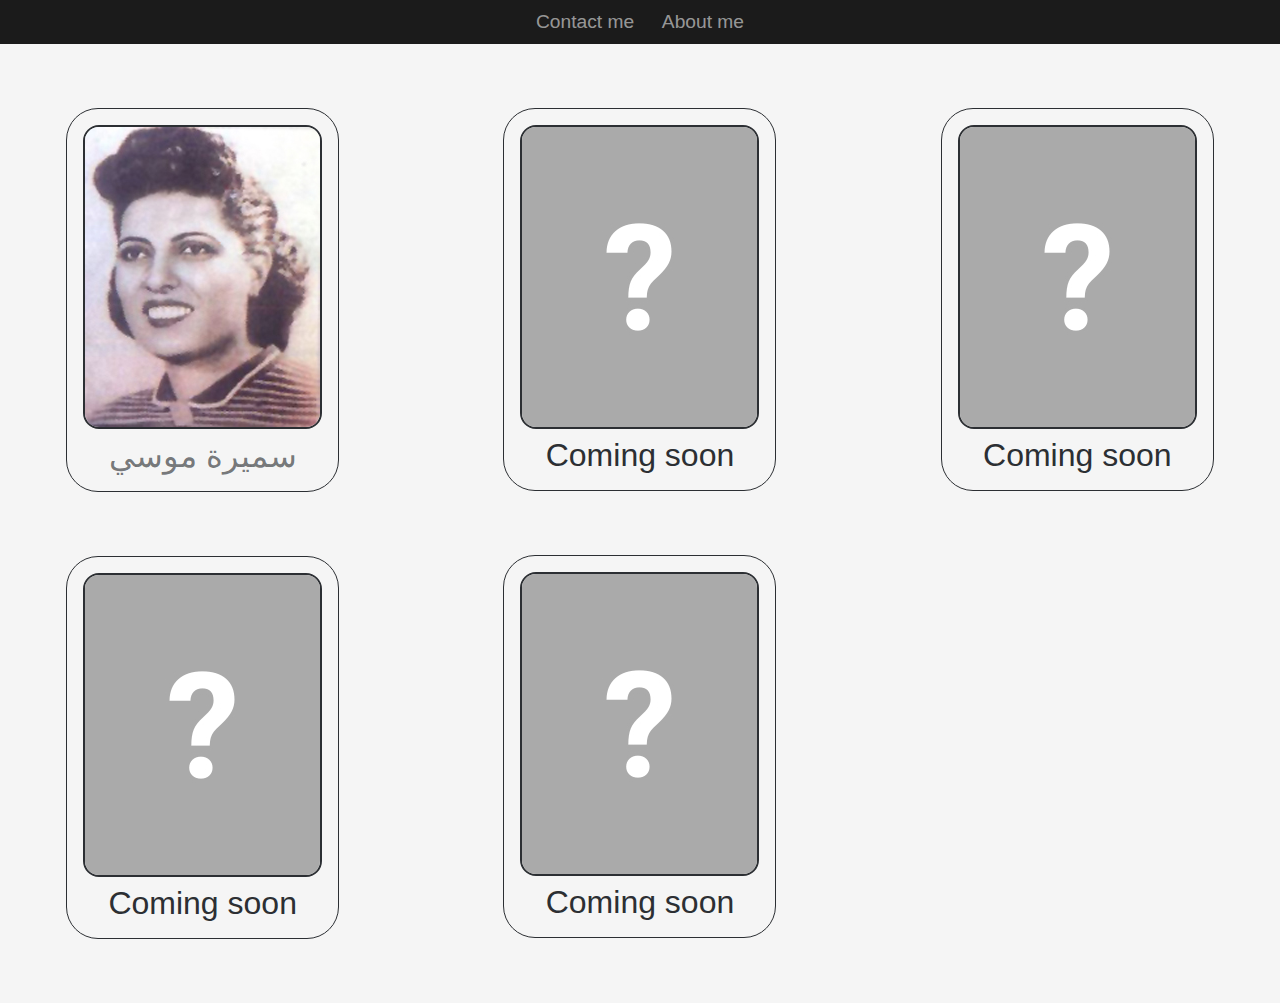
<file: index.html>
<!DOCTYPE html>
<html lang="en">
  <head>
    <link
      rel="apple-touch-icon"
      sizes="180x180"
      href="Images/favicon/apple-touch-icon.png"
    />
    <link
      rel="icon"
      type="image/png"
      sizes="32x32"
      href="Images/favicon/favicon-32x32.png"
    />
    <link
      rel="icon"
      type="image/png"
      sizes="16x16"
      href="Images/favicon/favicon-16x16.png"
    />
    <link rel="manifest" href="Images/favicon/site.webmanifest" />
    <link
      rel="mask-icon"
      href="Images/favicon/safari-pinned-tab.svg"
      color="#5bbad5"
    />
    <meta name="msapplication-TileColor" content="#da532c" />
    <meta name="theme-color" content="#ffffff" />
    <meta charset="UTF-8" />
    <meta http-equiv="X-UA-Compatible" content="IE=edge" />
    <meta name="viewport" content="width=device-width, initial-scale=1.0" />
    <title>Home</title>
    <link rel="stylesheet" href="CSS/index.css" />
  </head>
  <body>
    <nav>
      <ul class="nav">
        <li class="nav-item"><a href="contectMe.html">Contact me</a></li>
        <li class="nav-item"><a href="aboutMe.html">About me</a></li>
      </ul>
    </nav>
    <main>
      <a href="SameeraMoussa.html">
        <img src="Images/SameeraMoussa.jpg" alt="" />
        <p>سميرة موسي</p>
      </a>

      <section>
        <img src="Images/empty.jpg" alt="" />
        <p>Coming soon</p>
      </section>

      <section>
        <img src="Images/empty.jpg" alt="" />
        <p>Coming soon</p>
      </section>

      <section>
        <img src="Images/empty.jpg" alt="" />
        <p>Coming soon</p>
      </section>

      <section>
        <img src="Images/empty.jpg" alt="" />
        <p>Coming soon</p>
      </section>
    </main>
  </body>
</html>
</file>
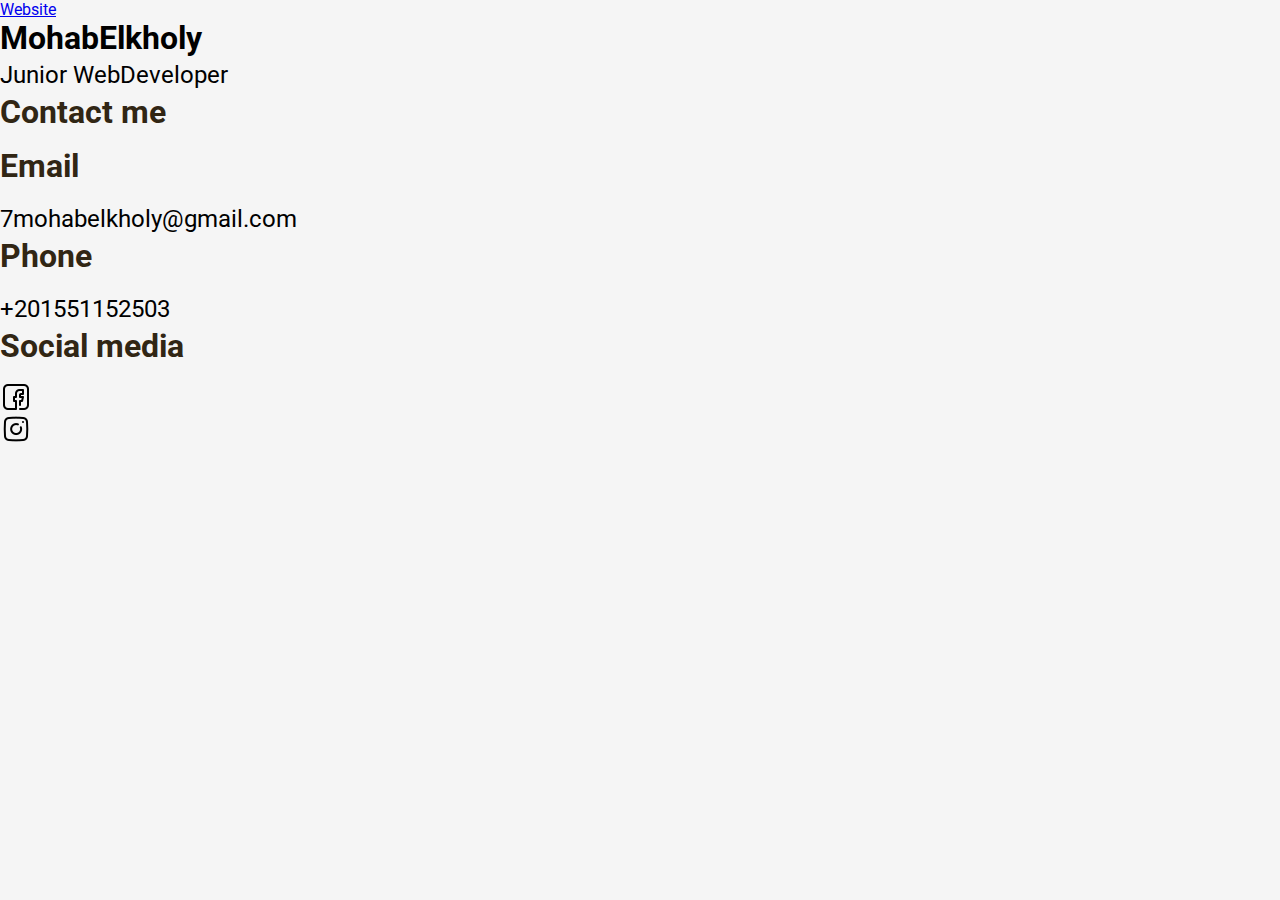
<file: about.html>
<!DOCTYPE html>
<html lang="ar">
  <head>
    <meta charset="UTF-8" />
    <meta http-equiv="X-UA-Compatible" content="IE=edge" />
    <meta name="viewport" content="width=device-width, initial-scale=1.0" />
    <title>About me</title>
    <link rel="stylesheet" href="CSS/about.css" />
  </head>
  <body>
    <nav>
      <ul>
        <li><a href="index.html">Website</a></li>
      </ul>
    </nav>
    <main>
      <section class="head">
        <h1>MohabElkholy</h1>
        <p>Junior WebDeveloper</p>
      </section>
      <section class="contact-me">
        <h2 class="title">Contact me</h2>
        <div class="email">
          <h2>Email</h2>
          <p>7mohabelkholy@gmail.com</p>
        </div>
        <div class="phone">
          <h2>Phone</h2>
          <p>+201551152503</p>
        </div>
        <div class="social-media">
          <h2>Social media</h2>
          <a href="https://www.facebook.com/gold.mohab.3" target="_blank"
            ><img src="Images/facebook.png" alt="facebook"
          /></a>
          <a href="https://www.instagram.com/mohab__elkholy/" target="_blank">
            <img src="Images/instgram.png" alt="instagram"
          /></a>
        </div>
      </section>
    </main>
  </body>
</html>
</file>
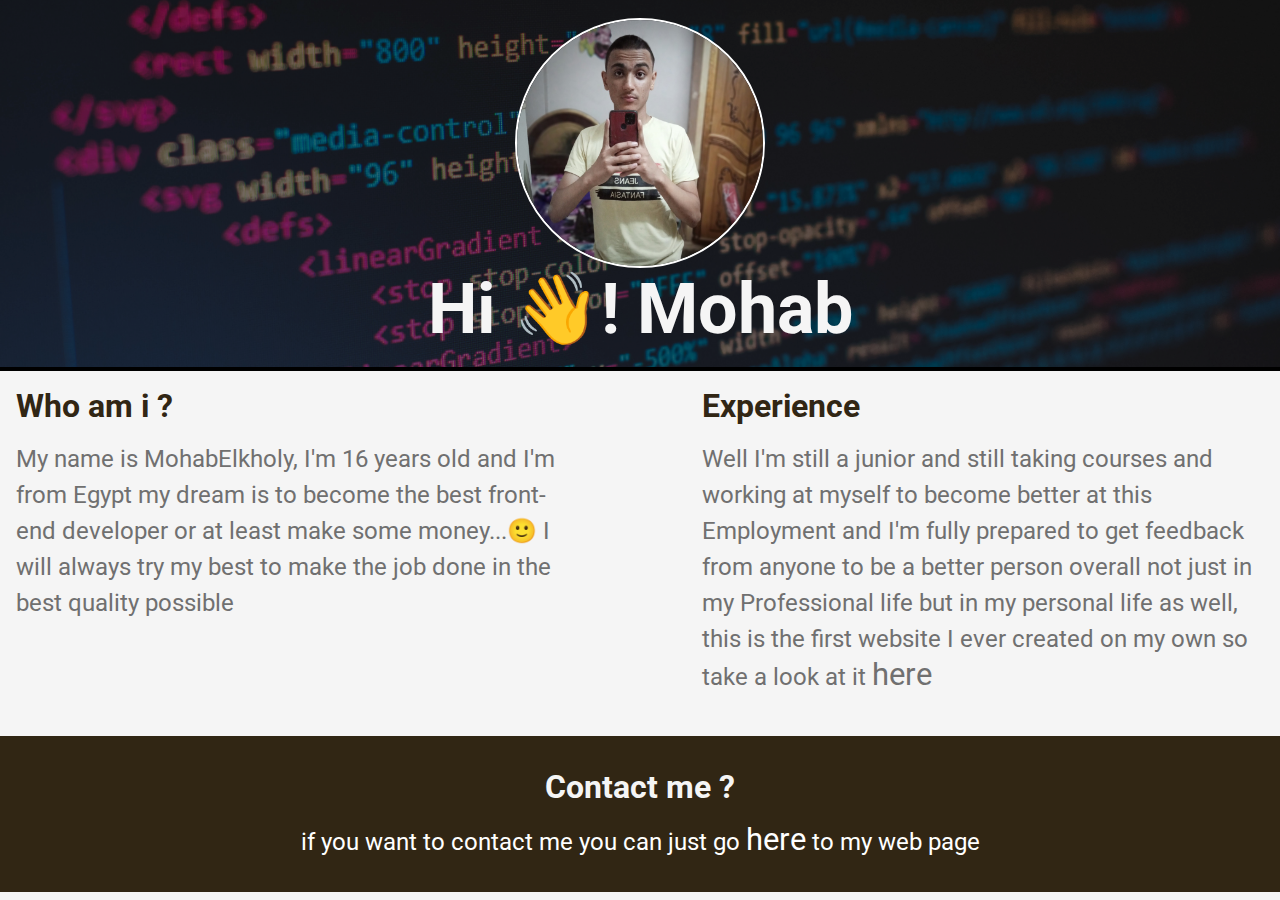
<file: aboutMe.html>
<!DOCTYPE html>
<html lang="en">
  <head>
    <link
      rel="apple-touch-icon"
      sizes="180x180"
      href="Images/favicon/apple-touch-icon.png"
    />
    <link
      rel="icon"
      type="image/png"
      sizes="32x32"
      href="Images/favicon/favicon-32x32.png"
    />
    <link
      rel="icon"
      type="image/png"
      sizes="16x16"
      href="Images/favicon/favicon-16x16.png"
    />
    <link rel="manifest" href="Images/favicon/site.webmanifest" />
    <link
      rel="mask-icon"
      href="Images/favicon/safari-pinned-tab.svg"
      color="#5bbad5"
    />
    <meta name="msapplication-TileColor" content="#da532c" />
    <meta name="theme-color" content="#ffffff" />
    <meta charset="UTF-8" />
    <meta http-equiv="X-UA-Compatible" content="IE=edge" />
    <meta name="viewport" content="width=device-width, initial-scale=1.0" />
    <title>About me</title>
    <link rel="stylesheet" href="CSS/about.css" />
  </head>
  <body>
    <main>
      <header>
        <section class="overlay">
          <figure>
            <img
              class="profile-pic"
              src="Images/MohabElkholy.jpg"
              alt="an iamge of me"
              width="800"
              height="800"
            />
          </figure>
          <figcaption>MohabElkholy</figcaption>
          <h1>Hi &#128075;! Mohab</h1>
        </section>
      </header>
      <section class="main-content">
        <section class="who-am-i col">
          <h2>Who am i ?</h2>
          <p>
            My name is MohabElkholy, I'm 16 years old and I'm from Egypt my
            dream is to become the best front-end developer or at least make
            some money...🙂 I will always try my best to make the job done in
            the best quality possible
          </p>
        </section>
        <section class="exp col">
          <h2>Experience</h2>
          <p>
            Well I'm still a junior and still taking courses and working at
            myself to become better at this Employment and I'm fully prepared to
            get feedback from anyone to be a better person overall not just in
            my Professional life but in my personal life as well, this is the
            first website I ever created on my own so take a look at it
            <a href="index.html">here</a>
          </p>
        </section>
      </section>
      <section class="conatct-section">
        <footer>
          <h2>Contact me ?</h2>
          <p>
            if you want to contact me you can just go
            <a href="contectMe.html">here</a> to my web page
          </p>
        </footer>
      </section>
    </main>
  </body>
</html>
</file>
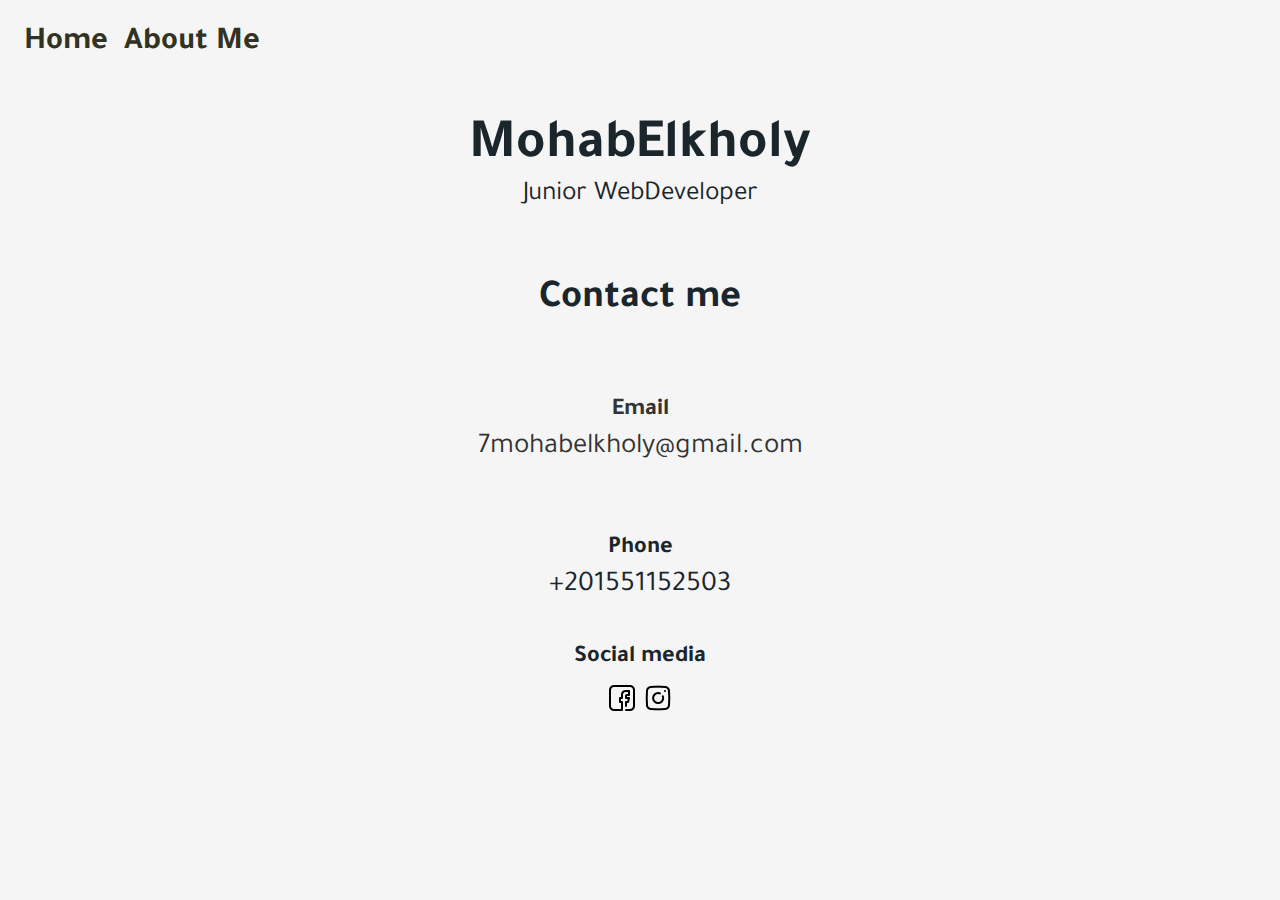
<file: contectMe.html>
<!DOCTYPE html>
<html lang="ar">
  <head>
    <link
      rel="apple-touch-icon"
      sizes="180x180"
      href="Images/favicon/apple-touch-icon.png"
    />
    <link
      rel="icon"
      type="image/png"
      sizes="32x32"
      href="Images/favicon/favicon-32x32.png"
    />
    <link
      rel="icon"
      type="image/png"
      sizes="16x16"
      href="Images/favicon/favicon-16x16.png"
    />
    <link rel="manifest" href="Images/favicon/site.webmanifest" />
    <link
      rel="mask-icon"
      href="Images/favicon/safari-pinned-tab.svg"
      color="#5bbad5"
    />
    <meta name="msapplication-TileColor" content="#da532c" />
    <meta name="theme-color" content="#ffffff" />
    <meta charset="UTF-8" />
    <meta http-equiv="X-UA-Compatible" content="IE=edge" />
    <meta name="viewport" content="width=device-width, initial-scale=1.0" />
    <title>About me</title>
    <link rel="stylesheet" href="CSS/contact.css" />
  </head>
  <body>
    <nav>
      <ul>
        <li><a href="index.html">Home</a></li>
        <li><a href="aboutMe.html">About Me</a></li>
      </ul>
    </nav>
    <main>
      <section class="head">
        <h1>MohabElkholy</h1>
        <p>Junior WebDeveloper</p>
      </section>
      <section class="contact-me">
        <h2 class="title">Contact me</h2>
        <div class="email">
          <a href="mailto:7mohabelkholy@gmail.com">
            <h2>Email</h2>
            <p>7mohabelkholy@gmail.com</p>
          </a>
        </div>
        <div class="phone">
          <h2>Phone</h2>
          <p>+201551152503</p>
        </div>
        <div class="social-media">
          <h2>Social media</h2>
          <a href="invaild.html" target="_blank"
            ><img src="Images/facebook.png" alt="facebook"
          /></a>
          <a href="invaild.html" target="_blank">
            <img src="Images/instgram.png" alt="instagram"
          /></a>
        </div>
      </section>
    </main>
  </body>
</html>
</file>
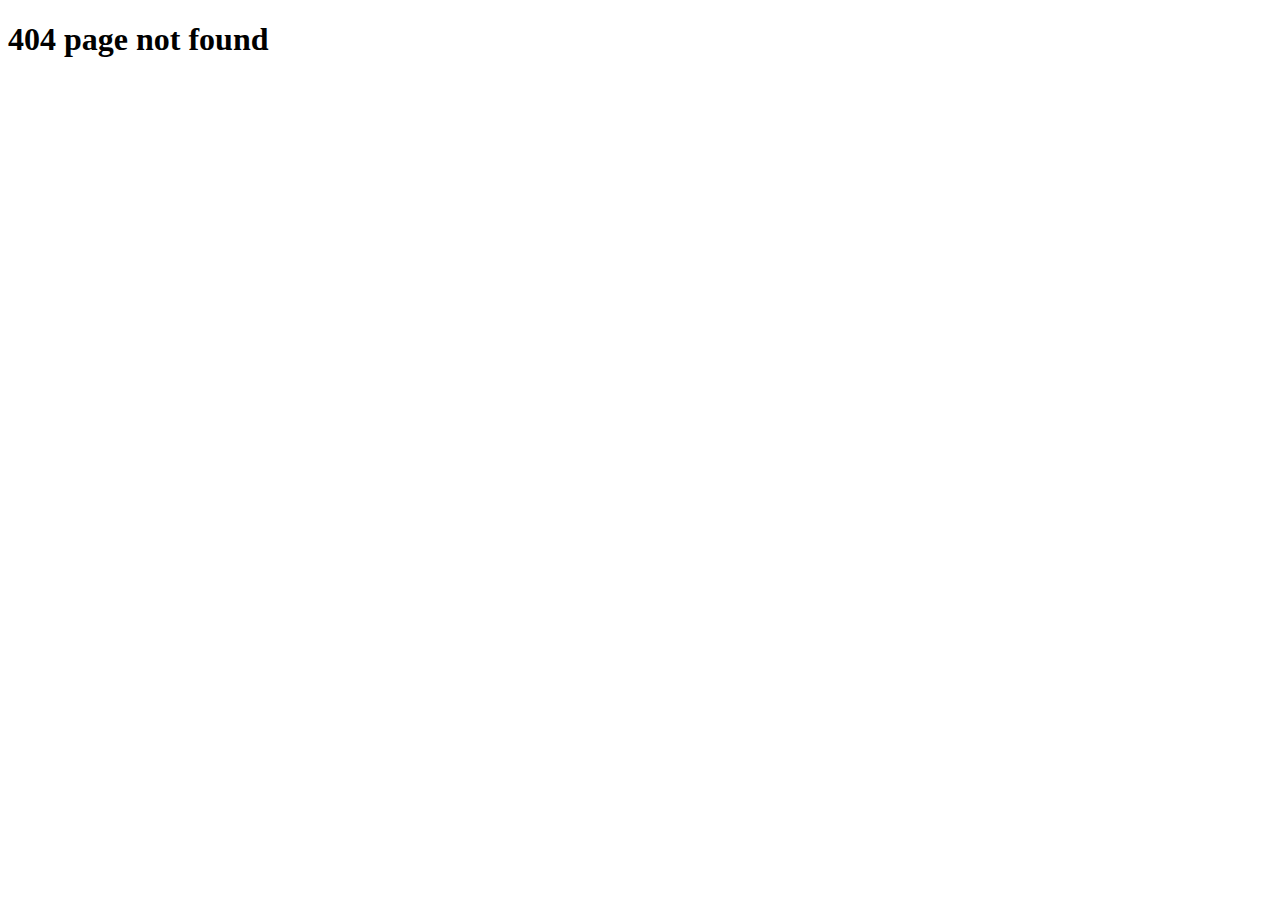
<file: invaild.html>
<!DOCTYPE html>
<html lang="en">
  <head>
    <link
      rel="apple-touch-icon"
      sizes="180x180"
      href="Images/favicon/apple-touch-icon.png"
    />
    <link
      rel="icon"
      type="image/png"
      sizes="32x32"
      href="Images/favicon/favicon-32x32.png"
    />
    <link
      rel="icon"
      type="image/png"
      sizes="16x16"
      href="Images/favicon/favicon-16x16.png"
    />
    <link rel="manifest" href="Images/favicon/site.webmanifest" />
    <link
      rel="mask-icon"
      href="Images/favicon/safari-pinned-tab.svg"
      color="#5bbad5"
    />
    <meta name="msapplication-TileColor" content="#da532c" />
    <meta name="theme-color" content="#ffffff" />
    <meta charset="UTF-8" />
    <meta http-equiv="X-UA-Compatible" content="IE=edge" />
    <meta name="viewport" content="width=device-width, initial-scale=1.0" />
    <title>Invaild</title>
  </head>
  <body>
    <h1>404 page not found</h1>
  </body>
</html>
</file>
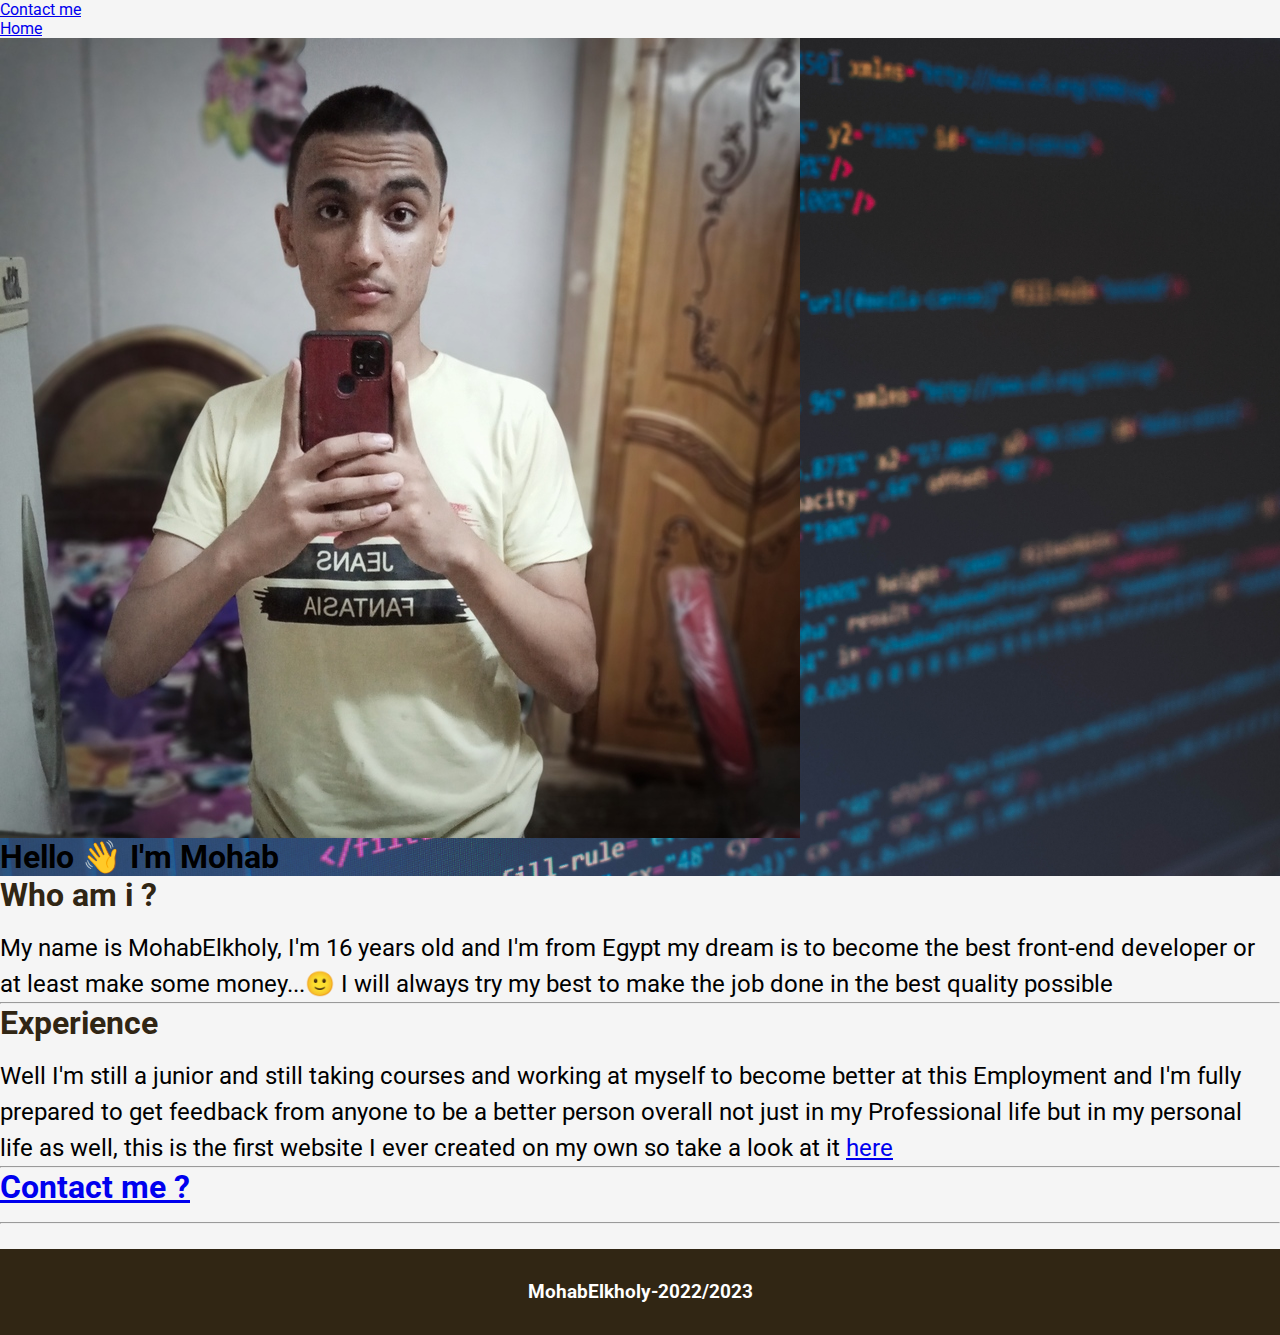
<file: OLDaboutMe.html>
<!DOCTYPE html>
<html lang="en">
  <head>
    <link
      rel="apple-touch-icon"
      sizes="180x180"
      href="Images/favicon/apple-touch-icon.png"
    />
    <link
      rel="icon"
      type="image/png"
      sizes="32x32"
      href="Images/favicon/favicon-32x32.png"
    />
    <link
      rel="icon"
      type="image/png"
      sizes="16x16"
      href="Images/favicon/favicon-16x16.png"
    />
    <link rel="manifest" href="Images/favicon/site.webmanifest" />
    <link
      rel="mask-icon"
      href="Images/favicon/safari-pinned-tab.svg"
      color="#5bbad5"
    />
    <meta name="msapplication-TileColor" content="#da532c" />
    <meta name="theme-color" content="#ffffff" />
    <meta charset="UTF-8" />
    <meta http-equiv="X-UA-Compatible" content="IE=edge" />
    <meta name="viewport" content="width=device-width, initial-scale=1.0" />
    <title>About me</title>
    <link rel="stylesheet" href="CSS/about.css" />
  </head>
  <body>
    <nav>
      <ul class="nav">
        <li class="nav-item"><a href="contectMe.html">Contact me</a></li>
        <li class="nav-item"><a href="index.html">Home</a></li>
      </ul>
    </nav>
    <main>
      <header>
        <section class="hero">
          <section class="profile-contaner">
            <figure class="proifle-picture-fighre">
              <img
                src="Images/MohabElkholy.jpg"
                alt="a picture of me"
                width="800"
                height="800"
              />
            </figure>
            <figcaption class="offset">MohabElkholy</figcaption>
          </section>
          <h1>
            Hello &#128075;
            <span class="nowrap"> I'm Mohab</span>
          </h1>
        </section>
      </header>
      <article>
        <section class="text">
          <h2>Who am i ?</h2>
          <p>
            My name is MohabElkholy, I'm 16 years old and I'm from Egypt my
            dream is to become the best front-end developer or at least make
            some money...🙂 I will always try my best to make the job done in
            the best quality possible
          </p>
        </section>
        <hr />
        <section class="text">
          <h2>Experience</h2>
          <p>
            Well I'm still a junior and still taking courses and working at
            myself to become better at this Employment and I'm fully prepared to
            get feedback from anyone to be a better person overall not just in
            my Professional life but in my personal life as well, this is the
            first website I ever created on my own so take a look at it
            <a href="index.html">here</a>
          </p>
        </section>
        <hr />
        <section class="contact-me">
          <h2><a href="contectMe.html">Contact me ?</a></h2>
        </section>
        <hr />
      </article>
      <footer>
        <h3>MohabElkholy-2022/2023</h3>
      </footer>
    </main>
  </body>
</html>
</file>
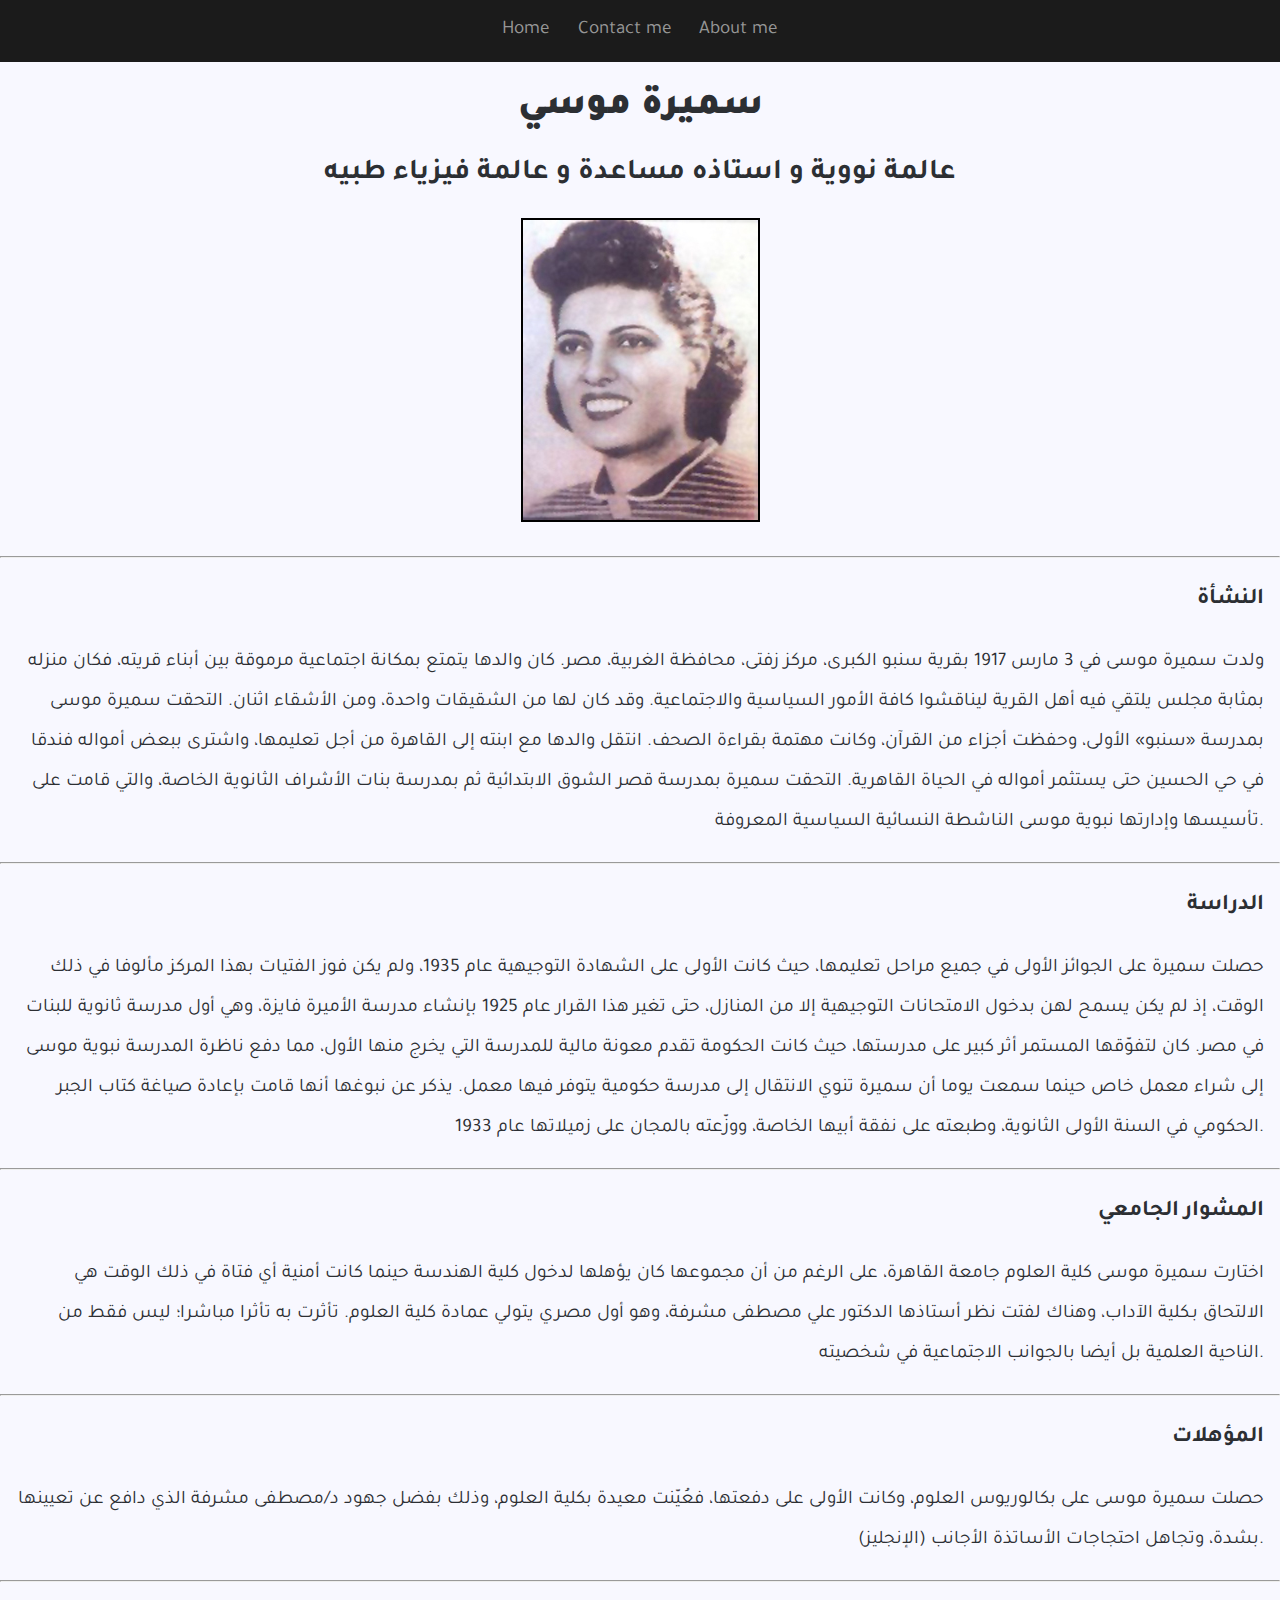
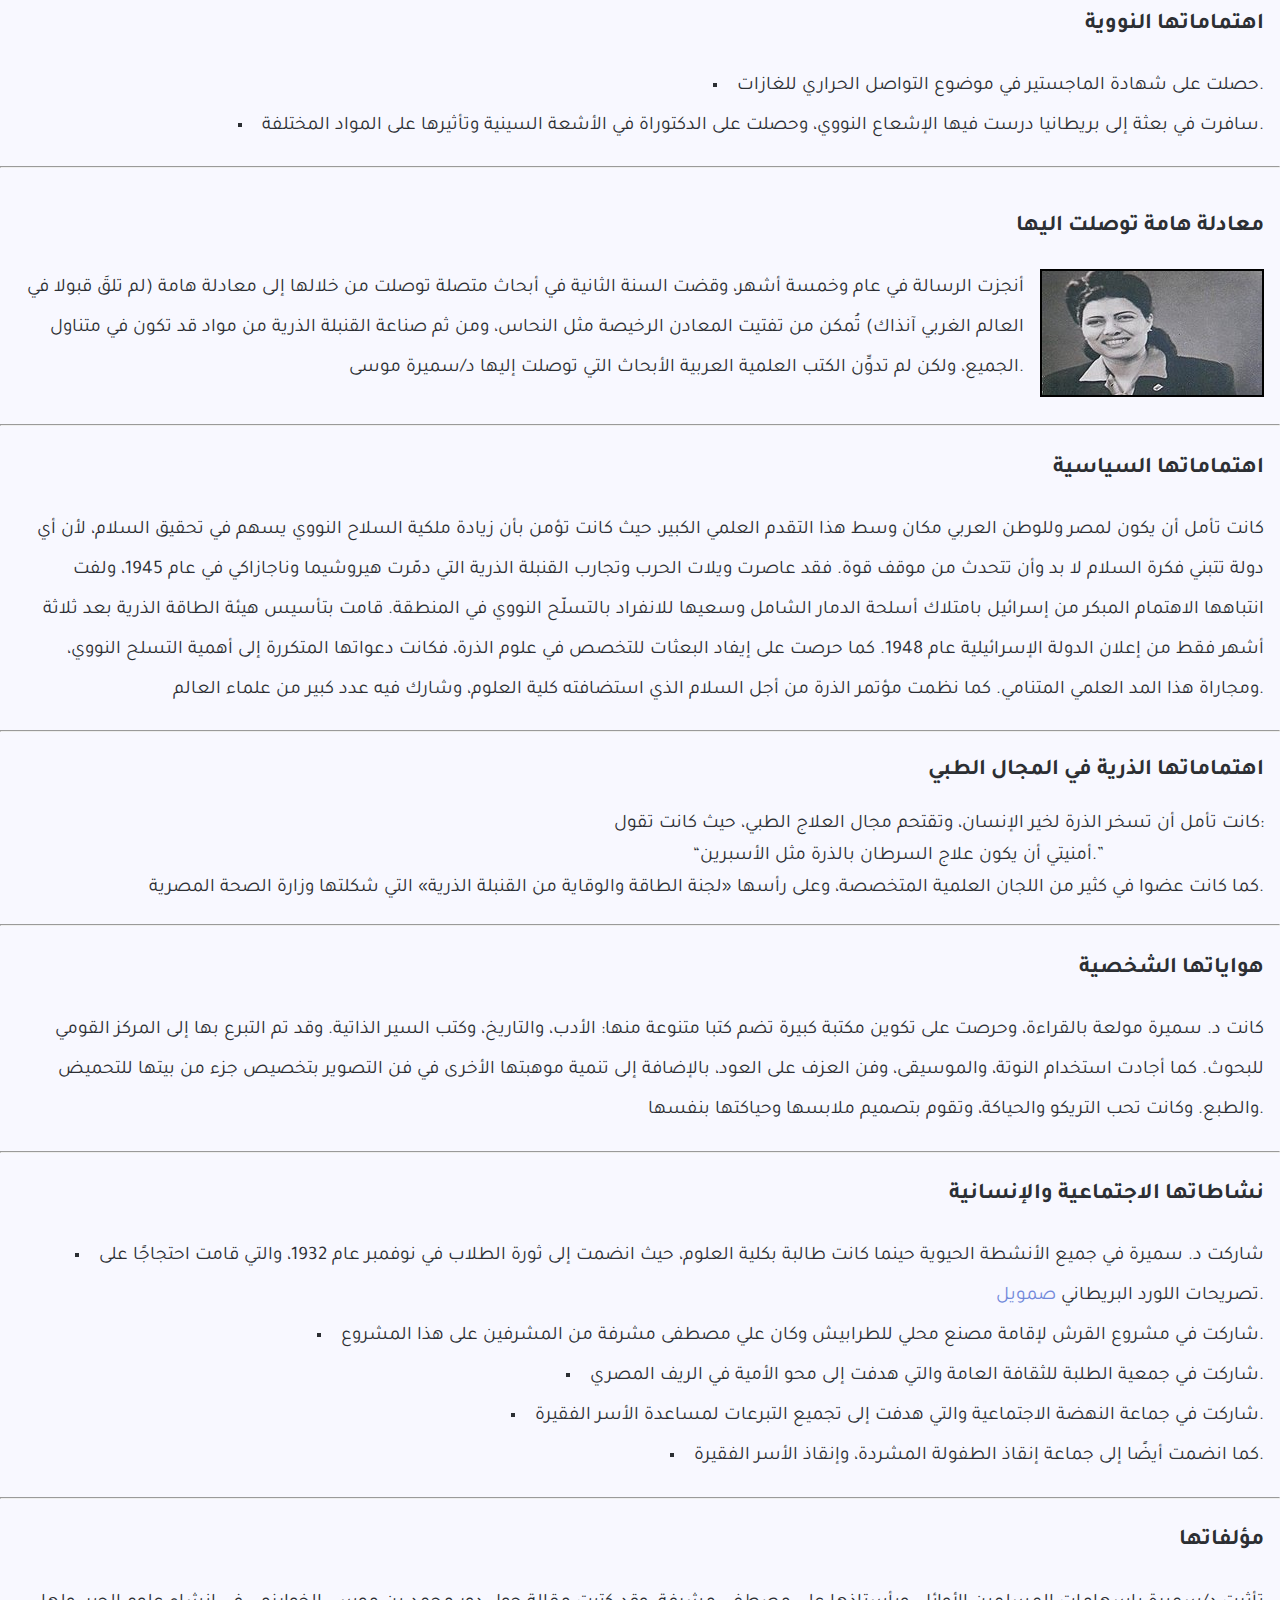
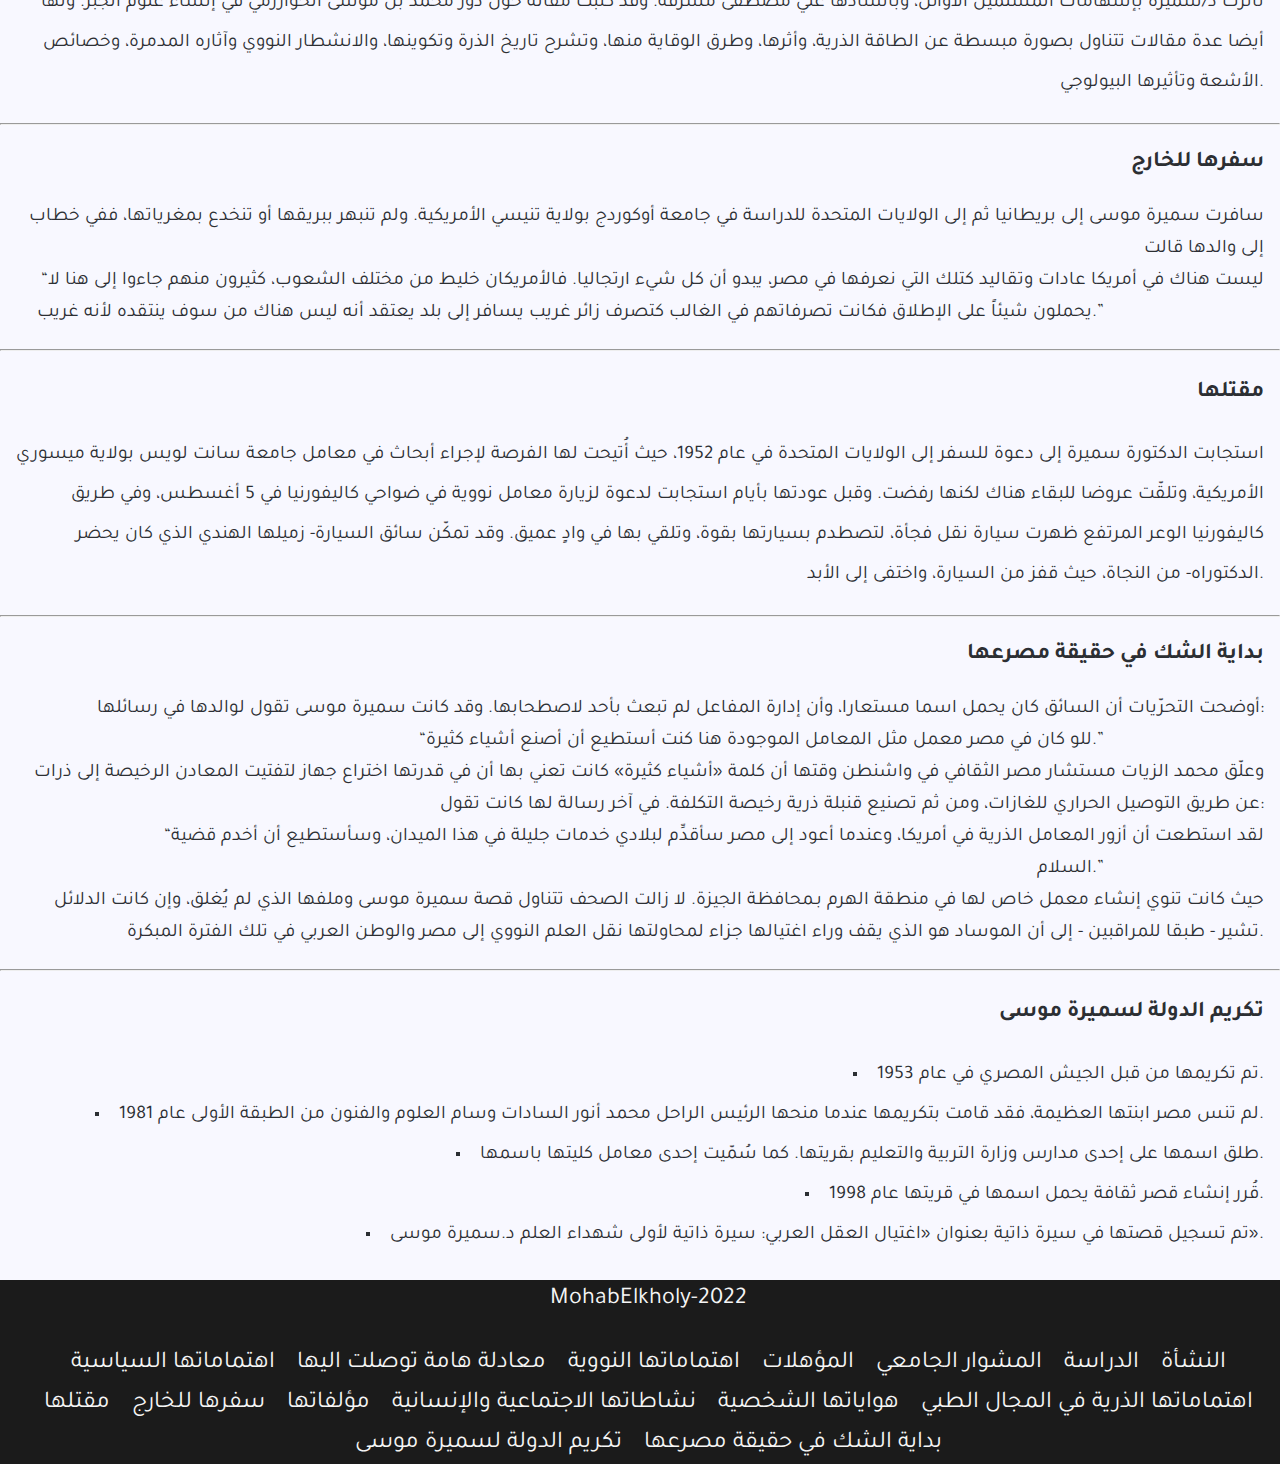
<file: SameeraMoussa.html>
<!DOCTYPE html>
<html lang="en">
  <head>
    <link
      rel="apple-touch-icon"
      sizes="180x180"
      href="Images/favicon/apple-touch-icon.png"
    />
    <link
      rel="icon"
      type="image/png"
      sizes="32x32"
      href="Images/favicon/favicon-32x32.png"
    />
    <link
      rel="icon"
      type="image/png"
      sizes="16x16"
      href="Images/favicon/favicon-16x16.png"
    />
    <link rel="manifest" href="Images/favicon/site.webmanifest" />
    <link
      rel="mask-icon"
      href="Images/favicon/safari-pinned-tab.svg"
      color="#5bbad5"
    />
    <meta name="msapplication-TileColor" content="#da532c" />
    <meta name="theme-color" content="#ffffff" />
    <meta charset="UTF-8" />
    <meta http-equiv="X-UA-Compatible" content="IE=edge" />
    <meta name="viewport" content="width=device-width, initial-scale=1.0" />
    <meta
      name="description"
      content="مقالة عن سميرة موسي وعن اهم اعملها وقصه حياتها"
    />
    <title>سميرة موسي</title>
    <link rel="stylesheet" href="CSS/main.css" />
  </head>
  <body>
    <nav>
      <ul class="nav">
        <li class="nav-item"><a href="index.html">Home</a></li>
        <li class="nav-item"><a href="contectMe.html">Contact me</a></li>
        <li class="nav-item"><a href="aboutMe.html">About me</a></li>
      </ul>
    </nav>
    <header class="Header">
      <h1><strong>سميرة موسي</strong></h1>
      <h2>عالمة نووية و استاذه مساعدة و عالمة فيزياء طبيه</h2>
      <img src="Images/SameeraMoussa.jpg" alt="" srcset="سميرة موسى" />
    </header>
    <hr id="1" />
    <section id="Foundation">
      <h3>النشأة</h3>
      <p>
        ولدت سميرة موسى في 3 مارس 1917 بقرية سنبو الكبرى، مركز زفتى، محافظة
        الغربية، مصر. كان والدها يتمتع بمكانة اجتماعية مرموقة بين أبناء قريته،
        فكان منزله بمثابة مجلس يلتقي فيه أهل القرية ليناقشوا كافة الأمور
        السياسية والاجتماعية. وقد كان لها من الشقيقات واحدة، ومن الأشقاء اثنان.
        التحقت سميرة موسى بمدرسة «سنبو» الأولى، وحفظت أجزاء من القرآن، وكانت
        مهتمة بقراءة الصحف. انتقل والدها مع ابنته إلى القاهرة من أجل تعليمها،
        واشترى ببعض أمواله فندقا في حي الحسين حتى يستثمر أمواله في الحياة
        القاهرية. التحقت سميرة بمدرسة قصر الشوق الابتدائية ثم بمدرسة بنات
        الأشراف الثانوية الخاصة، والتي قامت على تأسيسها وإدارتها نبوية موسى
        الناشطة النسائية السياسية المعروفة.
      </p>
    </section>
    <hr id="2" />
    <section id="theStudy">
      <h3>الدراسة</h3>
      <p>
        حصلت سميرة على الجوائز الأولى في جميع مراحل تعليمها، حيث كانت الأولى على
        الشهادة التوجيهية عام 1935، ولم يكن فوز الفتيات بهذا المركز مألوفا في
        ذلك الوقت، إذ لم يكن يسمح لهن بدخول الامتحانات التوجيهية إلا من المنازل،
        حتى تغير هذا القرار عام 1925 بإنشاء مدرسة الأميرة فايزة، وهي أول مدرسة
        ثانوية للبنات في مصر. كان لتفوّقها المستمر أثر كبير على مدرستها، حيث
        كانت الحكومة تقدم معونة مالية للمدرسة التي يخرج منها الأول، مما دفع
        ناظرة المدرسة نبوية موسى إلى شراء معمل خاص حينما سمعت يوما أن سميرة تنوي
        الانتقال إلى مدرسة حكومية يتوفر فيها معمل. يذكر عن نبوغها أنها قامت
        بإعادة صياغة كتاب الجبر الحكومي في السنة الأولى الثانوية، وطبعته على
        نفقة أبيها الخاصة، ووزّعته بالمجان على زميلاتها عام 1933.
      </p>
    </section>
    <hr id="3" />
    <section id="universityJourney">
      <h3>المشوار الجامعي</h3>
      <p>
        اختارت سميرة موسى كلية العلوم جامعة القاهرة، على الرغم من أن مجموعها كان
        يؤهلها لدخول كلية الهندسة حينما كانت أمنية أي فتاة في ذلك الوقت هي
        الالتحاق بـكلية الآداب، وهناك لفتت نظر أستاذها الدكتور علي مصطفى مشرفة،
        وهو أول مصري يتولي عمادة كلية العلوم. تأثرت به تأثرا مباشرا؛ ليس فقط من
        الناحية العلمية بل أيضا بالجوانب الاجتماعية في شخصيته.
      </p>
    </section>
    <hr id="4" />
    <section id="Qualifications">
      <h3>المؤهلات</h3>
      <p>
        حصلت سميرة موسى على بكالوريوس العلوم، وكانت الأولى على دفعتها، فعُيّنت
        معيدة بكلية العلوم، وذلك بفضل جهود د/مصطفى مشرفة الذي دافع عن تعيينها
        بشدة، وتجاهل احتجاجات الأساتذة الأجانب (الإنجليز).
      </p>
    </section>
    <hr id="5" />
    <section id="itsNuclearInterests">
      <h3>اهتماماتها النووية</h3>
      <ul>
        <li>حصلت على شهادة الماجستير في موضوع التواصل الحراري للغازات.</li>
        <li>
          سافرت في بعثة إلى بريطانيا درست فيها الإشعاع النووي، وحصلت على
          الدكتوراة في الأشعة السينية وتأثيرها على المواد المختلفة.
        </li>
      </ul>
    </section>
    <hr id="6" />
    <section id="importantEquation">
      <h3>معادلة هامة توصلت اليها</h3>
      <img class="img-floot" src="Images/SameeraMoussa2.jpg" alt="" srcset="" />
      <p>
        أنجزت الرسالة في عام وخمسة أشهر، وقضت السنة الثانية في أبحاث متصلة توصلت
        من خلالها إلى معادلة هامة (لم تلقَ قبولا في العالم الغربي آنذاك) تُمكن
        من تفتيت المعادن الرخيصة مثل النحاس، ومن ثم صناعة القنبلة الذرية من مواد
        قد تكون في متناول الجميع، ولكن لم تدوِّن الكتب العلمية العربية الأبحاث
        التي توصلت إليها د/سميرة موسى.
      </p>
    </section>
    <hr id="7" />
    <section id="political-interests">
      <h3>اهتماماتها السياسية</h3>
      <p>
        كانت تأمل أن يكون لمصر وللوطن العربي مكان وسط هذا التقدم العلمي الكبير،
        حيث كانت تؤمن بأن زيادة ملكية السلاح النووي يسهم في تحقيق السلام، لأن أي
        دولة تتبني فكرة السلام لا بد وأن تتحدث من موقف قوة. فقد عاصرت ويلات
        الحرب وتجارب القنبلة الذرية التي دمّرت هيروشيما وناجازاكي في عام 1945،
        ولفت انتباهها الاهتمام المبكر من إسرائيل بامتلاك أسلحة الدمار الشامل
        وسعيها للانفراد بالتسلّح النووي في المنطقة. قامت بتأسيس هيئة الطاقة
        الذرية بعد ثلاثة أشهر فقط من إعلان الدولة الإسرائيلية عام 1948. كما حرصت
        على إيفاد البعثات للتخصص في علوم الذرة، فكانت دعواتها المتكررة إلى أهمية
        التسلح النووي، ومجاراة هذا المد العلمي المتنامي. كما نظمت مؤتمر الذرة من
        أجل السلام الذي استضافته كلية العلوم، وشارك فيه عدد كبير من علماء
        العالم.
      </p>
    </section>
    <hr id="8" />
    <section id="medical-field">
      <h3>اهتماماتها الذرية في المجال الطبي</h3>
      <p>
        كانت تأمل أن تسخر الذرة لخير الإنسان، وتقتحم مجال العلاج الطبي، حيث كانت
        تقول:<br />
        <span><q>أمنيتي أن يكون علاج السرطان بالذرة مثل الأسبرين.</q></span
        ><br />
        كما كانت عضوا في كثير من اللجان العلمية المتخصصة، وعلى رأسها «لجنة
        الطاقة والوقاية من القنبلة الذرية» التي شكلتها وزارة الصحة المصرية.
      </p>
    </section>
    <hr id="9" />
    <section id="personal-hobbies">
      <h3>هواياتها الشخصية</h3>
      <p>
        كانت د. سميرة مولعة بالقراءة، وحرصت على تكوين مكتبة كبيرة تضم كتبا
        متنوعة منها: الأدب، والتاريخ، وكتب السير الذاتية. وقد تم التبرع بها إلى
        المركز القومي للبحوث. كما أجادت استخدام النوتة، والموسيقى، وفن العزف على
        العود، بالإضافة إلى تنمية موهبتها الأخرى في فن التصوير بتخصيص جزء من
        بيتها للتحميض والطبع. وكانت تحب التريكو والحياكة، وتقوم بتصميم ملابسها
        وحياكتها بنفسها.
      </p>
    </section>
    <hr id="10" />
    <section id="humanitarian-activities">
      <h3>نشاطاتها الاجتماعية والإنسانية</h3>
      <ul>
        <li>
          شاركت د. سميرة في جميع الأنشطة الحيوية حينما كانت طالبة بكلية العلوم،
          حيث انضمت إلى ثورة الطلاب في نوفمبر عام 1932، والتي قامت احتجاجًا على
          تصريحات اللورد البريطاني <span>صمويل</span>.
        </li>
        <li>
          شاركت في مشروع القرش لإقامة مصنع محلي للطرابيش وكان علي مصطفى مشرفة من
          المشرفين على هذا المشروع.
        </li>
        <li>
          شاركت في جمعية الطلبة للثقافة العامة والتي هدفت إلى محو الأمية في
          الريف المصري.
        </li>
        <li>
          شاركت في جماعة النهضة الاجتماعية والتي هدفت إلى تجميع التبرعات لمساعدة
          الأسر الفقيرة.
        </li>
        <li>
          كما انضمت أيضًا إلى جماعة إنقاذ الطفولة المشردة، وإنقاذ الأسر الفقيرة.
        </li>
      </ul>
    </section>
    <hr id="11" />
    <section id="authors">
      <h3>مؤلفاتها</h3>
      <p>
        تأثرت د/سميرة بإسهامات المسلمين الأوائل، وبأستاذها علي مصطفى مشرفة. وقد
        كتبت مقالة حول دور محمد بن موسى الخوارزمي في إنشاء علوم الجبر. ولها أيضا
        عدة مقالات تتناول بصورة مبسطة عن الطاقة الذرية، وأثرها، وطرق الوقاية
        منها، وتشرح تاريخ الذرة وتكوينها، والانشطار النووي وآثاره المدمرة،
        وخصائص الأشعة وتأثيرها البيولوجي.
      </p>
    </section>
    <hr id="12" />
    <section id="travel-abroad">
      <h3>سفرها للخارج</h3>
      <p>
        سافرت سميرة موسى إلى بريطانيا ثم إلى الولايات المتحدة للدراسة في جامعة
        أوكوردج بولاية تنيسي الأمريكية. ولم تنبهر ببريقها أو تنخدع بمغرياتها،
        ففي خطاب إلى والدها قالت<br />
        <span
          ><q
            >ليست هناك في أمريكا عادات وتقاليد كتلك التي نعرفها في مصر، يبدو أن
            كل شيء ارتجاليا. فالأمريكان خليط من مختلف الشعوب، كثيرون منهم جاءوا
            إلى هنا لا يحملون شيئاً على الإطلاق فكانت تصرفاتهم في الغالب كتصرف
            زائر غريب يسافر إلى بلد يعتقد أنه ليس هناك من سوف ينتقده لأنه
            غريب.</q
          ></span
        ><br />
      </p>
    </section>
    <hr id="13" />
    <section id="death">
      <h3>مقتلها</h3>
      <p>
        استجابت الدكتورة سميرة إلى دعوة للسفر إلى الولايات المتحدة في عام 1952،
        حيث أُتيحت لها الفرصة لإجراء أبحاث في معامل جامعة سانت لويس بولاية
        ميسوري الأمريكية، وتلقّت عروضا للبقاء هناك لكنها رفضت. وقبل عودتها بأيام
        استجابت لدعوة لزيارة معامل نووية في ضواحي كاليفورنيا في 5 أغسطس، وفي
        طريق كاليفورنيا الوعر المرتفع ظهرت سيارة نقل فجأة، لتصطدم بسيارتها بقوة،
        وتلقي بها في وادٍ عميق. وقد تمكّن سائق السيارة- زميلها الهندي الذي كان
        يحضر الدكتوراه- من النجاة، حيث قفز من السيارة، واختفى إلى الأبد.
      </p>
    </section>
    <hr id="14" />
    <section id="death2">
      <h3>بداية الشك في حقيقة مصرعها</h3>
      <p>
        أوضحت التحرّيات أن السائق كان يحمل اسما مستعارا، وأن إدارة المفاعل لم
        تبعث بأحد لاصطحابها. وقد كانت سميرة موسى تقول لوالدها في رسائلها:<br />
        <span
          ><q
            >للو كان في مصر معمل مثل المعامل الموجودة هنا كنت أستطيع أن أصنع
            أشياء كثيرة.</q
          ></span
        ><br />
        وعلّق محمد الزيات مستشار مصر الثقافي في واشنطن وقتها أن كلمة «أشياء
        كثيرة» كانت تعني بها أن في قدرتها اختراع جهاز لتفتيت المعادن الرخيصة إلى
        ذرات عن طريق التوصيل الحراري للغازات، ومن ثم تصنيع قنبلة ذرية رخيصة
        التكلفة. في آخر رسالة لها كانت تقول:<br />
        <span
          ><q
            >لقد استطعت أن أزور المعامل الذرية في أمريكا، وعندما أعود إلى مصر
            سأقدِّم لبلادي خدمات جليلة في هذا الميدان، وسأستطيع أن أخدم قضية
            السلام.</q
          ></span
        ><br />
        حيث كانت تنوي إنشاء معمل خاص لها في منطقة الهرم بـمحافظة الجيزة. لا زالت
        الصحف تتناول قصة سميرة موسى وملفها الذي لم يُغلق، وإن كانت الدلائل تشير
        - طبقا للمراقبين - إلى أن الموساد هو الذي يقف وراء اغتيالها جزاء
        لمحاولتها نقل العلم النووي إلى مصر والوطن العربي في تلك الفترة المبكرة.
      </p>
    </section>
    <hr id="15" />
    <section id="Honoring">
      <h3>تكريم الدولة لسميرة موسى</h3>
      <ul>
        <li>تم تكريمها من قبل الجيش المصري في عام 1953.</li>
        <li>
          لم تنس مصر ابنتها العظيمة، فقد قامت بتكريمها عندما منحها الرئيس الراحل
          محمد أنور السادات وسام العلوم والفنون من الطبقة الأولى عام 1981.
        </li>
        <li>
          طلق اسمها على إحدى مدارس وزارة التربية والتعليم بقريتها. كما سُمّيت
          إحدى معامل كليتها باسمها.
        </li>
        <li>قُرر إنشاء قصر ثقافة يحمل اسمها في قريتها عام 1998.</li>
        <li>
          تم تسجيل قصتها في سيرة ذاتية بعنوان «اغتيال العقل العربي: سيرة ذاتية
          لأولى شهداء العلم د.سميرة موسى».
        </li>
      </ul>
    </section>
    <footer>
      <p><a href="aboutMe.html">MohabElkholy</a>-2022</p>
      <a href="#1">النشأة</a>
      <a href="#2">الدراسة</a>
      <a href="#3">المشوار الجامعي</a>
      <a href="#4">المؤهلات</a>
      <a href="#5">اهتماماتها النووية</a>
      <a href="#6">معادلة هامة توصلت اليها</a>
      <a href="#7">اهتماماتها السياسية</a>
      <a href="#8">اهتماماتها الذرية في المجال الطبي</a>
      <a href="#9">هواياتها الشخصية</a>
      <a href="#10">نشاطاتها الاجتماعية والإنسانية</a>
      <a href="#11">مؤلفاتها</a>
      <a href="#12">سفرها للخارج</a>
      <a href="#13">مقتلها</a>
      <a href="#14">بداية الشك في حقيقة مصرعها</a>
      <a href="#15">تكريم الدولة لسميرة موسى</a>
    </footer>
  </body>
</html>
</file>
<file: CSS/index.css>
*{
    margin: 0;
    padding: 0;
    box-sizing: border-box;
}

body{
    font-family: 'Tajawal', sans-serif;
    text-align: right;
    font-size: 1.2rem;
    background-color: whitesmoke;
    color: #2c2f33;
}

nav{
    position: sticky;
    top: 0;
}

.nav{   
    width:100%;
    background-color: rgb(27, 27, 27);
    list-style: none;
    text-align: center;
    margin-bottom: 4rem;
}

.nav-item{
    display: inline-block;
    margin: 0.7rem;
}

.nav-item a{
    color: rgba(245, 245, 245, 0.589);
    text-decoration: none;
    font-size: 1.2rem;
}

.nav-item a:hover, a:focus{
    color: rgb(255, 255, 255);
}

.nav-item a:active{
    color: rgb(158, 132, 132);
}


main {
    column-count: 4;
    column-width: 300px;
    column-gap: 2rem;
    text-align: center;
}

section, main a{
    display: inline-block;
    padding: 1rem;
    margin-bottom: 4rem;
    font-size: 2rem;
    border: 1px solid #2c2f33;
    border-radius: 2rem;
    text-decoration: none;
}

main a{
    color: #2c2f33a6;
}

main a:hover, main a:focus{
    color: #2c2f33;
}

main a:active{
    color: rgb(255, 0, 0);
    text-decoration: underline;
    
}

section p, main a p{
    text-align: center;
}

img {
    border: 2px solid #2c2f33;
    border-radius: 16px;
}
</file>
<file: CSS/about.css>
@import url(https://fonts.googleapis.com/css?family=Roboto:100,100italic,300,300italic,regular,italic,500,500italic,700,700italic,900,900italic);

* {
    margin: 0;
    padding: 0;
    box-sizing: border-box;
}

img {
    display: block;
}

body {
    font-family: "Roboto", sans-serif;
    background-color: whitesmoke;
}

header {
    background-image: url(../Images/background.jpg);
    background-size: cover;
    background-position: center;
}

.overlay {
    display: flex;
    flex-direction: column;
    justify-content: center;
    align-items: center;
    padding: 0.5em;
    font-size: 2.2rem;
    background-color: rgba(0, 0, 0, 0.452);
    color: whitesmoke;
    border-bottom: 4px solid black;
}

.profile-pic {
    width: 100%;
    height: auto;
    border-radius: 50%;
    min-width: 100px;
    max-width: 250px;
    border: 2px solid white;
}

header figcaption {
    position: absolute;
    left: -10000px;
}

.main-content {
    display: flex;
    justify-content: space-between;
    align-items: flex-start;
    padding: 1em;
    color: #707070;
}

h2 {
    margin-bottom: 0.5em;
    font-size: 2rem;
    color: #312614;
}

p {
    line-height: 1.5em;
    font-size: 1.5rem;
}

.who-am-i {
    width: 45%;
}

.exp {
    width: 45%;
}

.exp a {
    color: inherit;
    text-decoration: none;
    font-size: 130%;
}

.exp a:hover {
    text-decoration: underline;
}

footer {
    margin-top: 1.55em;
    padding: 2em;
    text-align: center;
    background-color: #312614;
    color: white;
}

footer h2 {
    color: whitesmoke;
}

footer a {
    color: white;
    text-decoration: none;
    font-size: 130%;
}

footer a:hover {
    text-decoration: underline;
}

@media screen and (max-width: 768px) {
    .main-content{
        display: flex;
        flex-direction: column;
        gap: 2em;
    }

    .col{
        width: 100%;
    }
}
</file>
<file: CSS/contact.css>
@import url('https://fonts.googleapis.com/css2?family=Tajawal&display=swap');

body{
    margin: 0;
    padding: 0;
    box-sizing: border-box;
    font-family: 'Tajawal', sans-serif;
    background-color: whitesmoke;
}

nav{
    padding: 1.5rem;
}

ul{
    margin: 0;
    padding: 0;
    box-sizing: border-box;
    list-style-type: none;
    display: flex;
}

li a{
    text-decoration: none;
    color: #313221;
    font-size: 2rem;
    font-weight: bold;
    margin-right: 1rem;
}

li a:hover, a:focus{
    color: #0F4C75;
    text-decoration: underline;
}

li a:active{
    color: #1B262C;
}

main{
    text-align: center;
}

.head{
    line-height: 3rem;
    color: #1B262C;
}

.head h1{
    font-size: 3.5rem;
    margin-bottom: 0px;
    padding-bottom: 0px;
}

.head p{
    margin-top: 0px;
    padding-top: 0px;
    font-size: 1.7rem;
}

.contact-me{
    margin-top: 3.5rem;
    color: #1B262C;
}

.title{
    font-size: 2.5rem;
}

.email, .phone, .social-media{
    margin-top: 4rem;
    line-height: 0.5rem;
}

.email a{
    display: inline-block;
    color: #333;
    text-decoration: none;
}

.email p, .phone p{
    font-size: 1.8rem;
}
</file>
<file: CSS/main.css>
@import url('https://fonts.googleapis.com/css2?family=Tajawal&display=swap');

html{
    scroll-behavior: smooth;
}

body{
    margin: 0;
    padding: 0;
    box-sizing: border-box;
    font-family: 'Tajawal', sans-serif;
    text-align: right;
    font-size: 1.2rem;
    background-color:  #F8F8FF;
    color: #2c2f33;
    line-height: 2.5rem;
}

nav{
    position: sticky;
    top: 0;
    scroll-margin-top: 10rem;
}

.nav{
    width:100%;
    margin: 0;
    padding: 0;
    box-sizing: border-box;
    background-color: rgb(27, 27, 27);
    list-style: none;
    text-align: center;

}

.nav-item{
    display: inline-block;
    margin: 0.7rem;
}

.nav-item a{
    color: rgba(245, 245, 245, 0.589);
    text-decoration: none;
    font-size: 1.2rem;
}

.nav-item a:hover, a:focus{
    color: rgb(255, 255, 255);
}

.nav-item a:active{
    color: rgb(158, 132, 132);
}

header{
    text-align: center;
}

section, header{
    margin: 1rem;
}

section ul{
    list-style-position: inside;
    list-style-type: square;
}

img{
    border: 2px solid black;
}

#importantEquation{
    display: flow-root;
}

.img-floot{
    float: right;
    margin-left: 1rem;
}

footer{
    text-align: center;
    font-size: 1.5rem;
    background-color: rgb(27, 27, 27);
    color: whitesmoke;
}

footer a{
    color: whitesmoke;
    text-decoration: none;
    margin-left: 1rem;
    white-space: nowrap;
}

footer p a{
    text-decoration: none;
    color: whitesmoke;
}

#medical-field, #travel-abroad, #death2{
    line-height: 2rem;
}

#medical-field span, #travel-abroad span, #death2 span{
    margin-right: 10rem;
}

#humanitarian-activities span{
   color: #7289da
}
</file>
